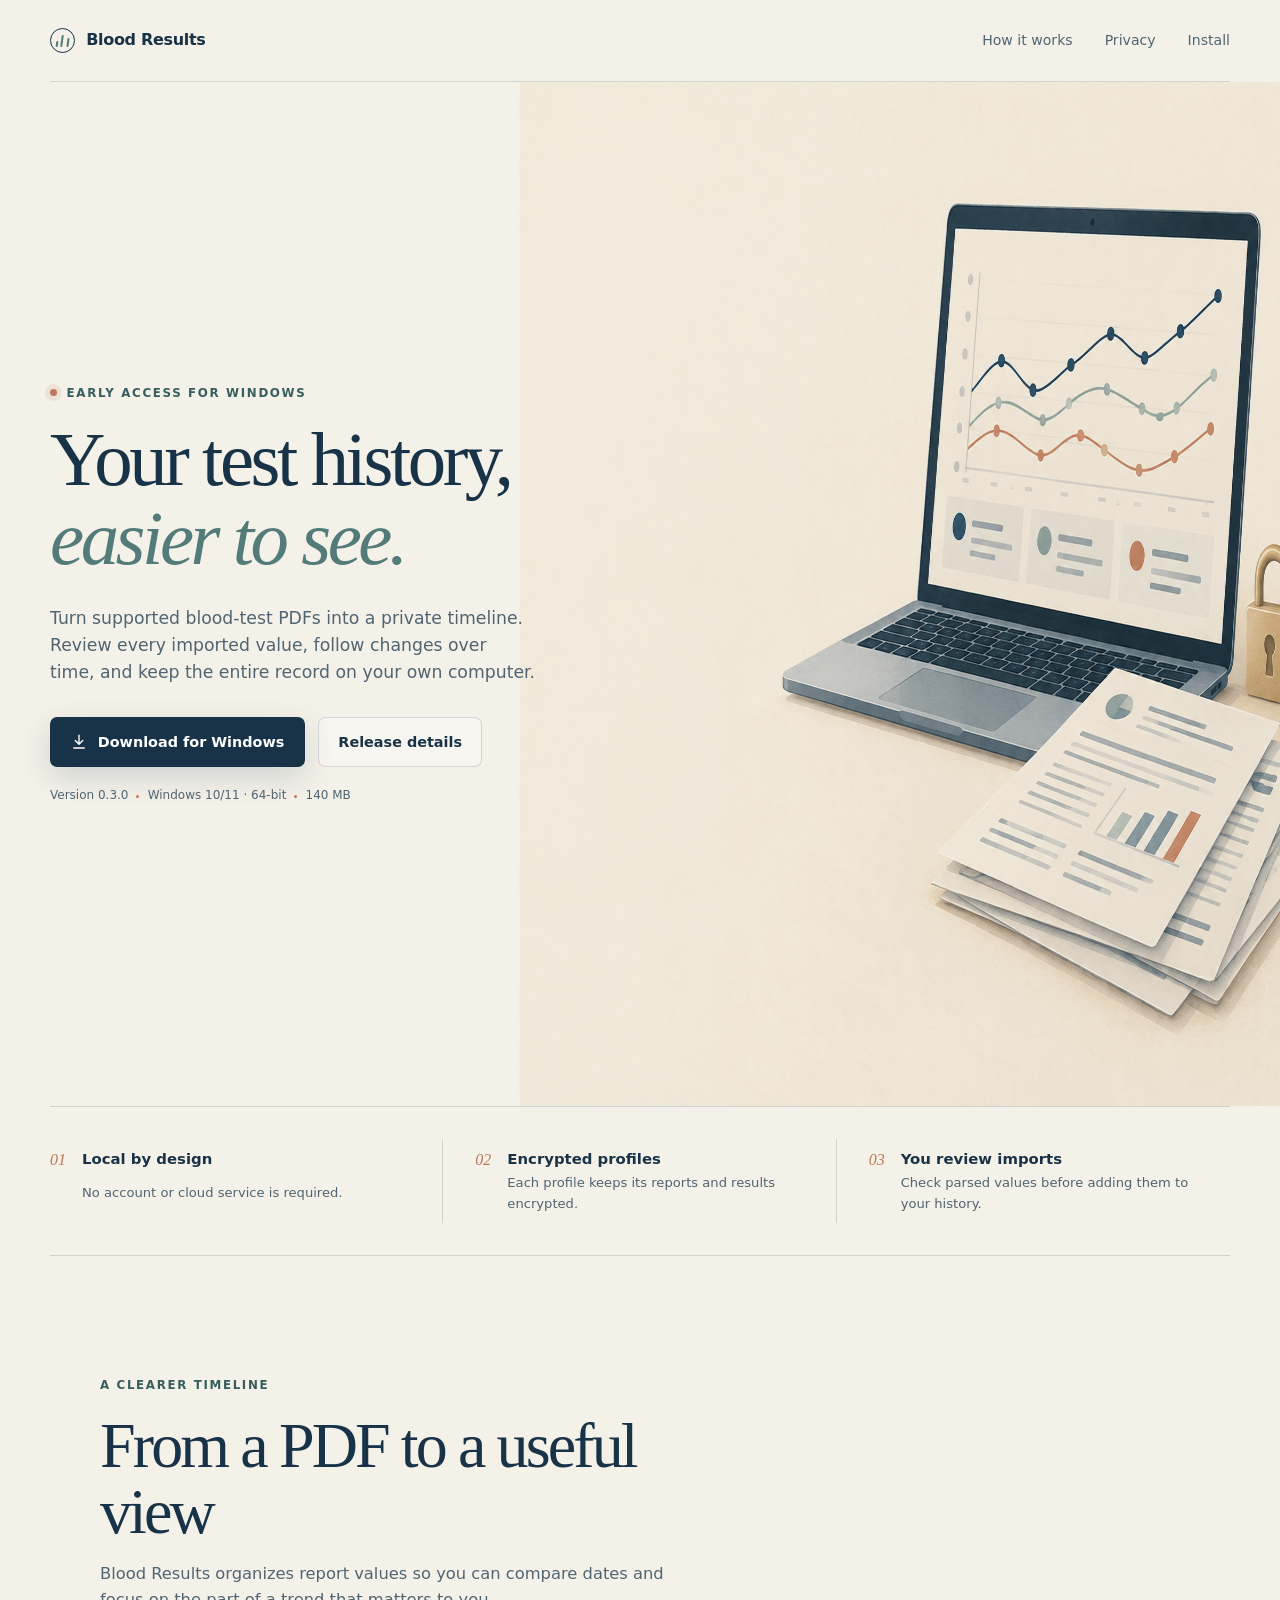
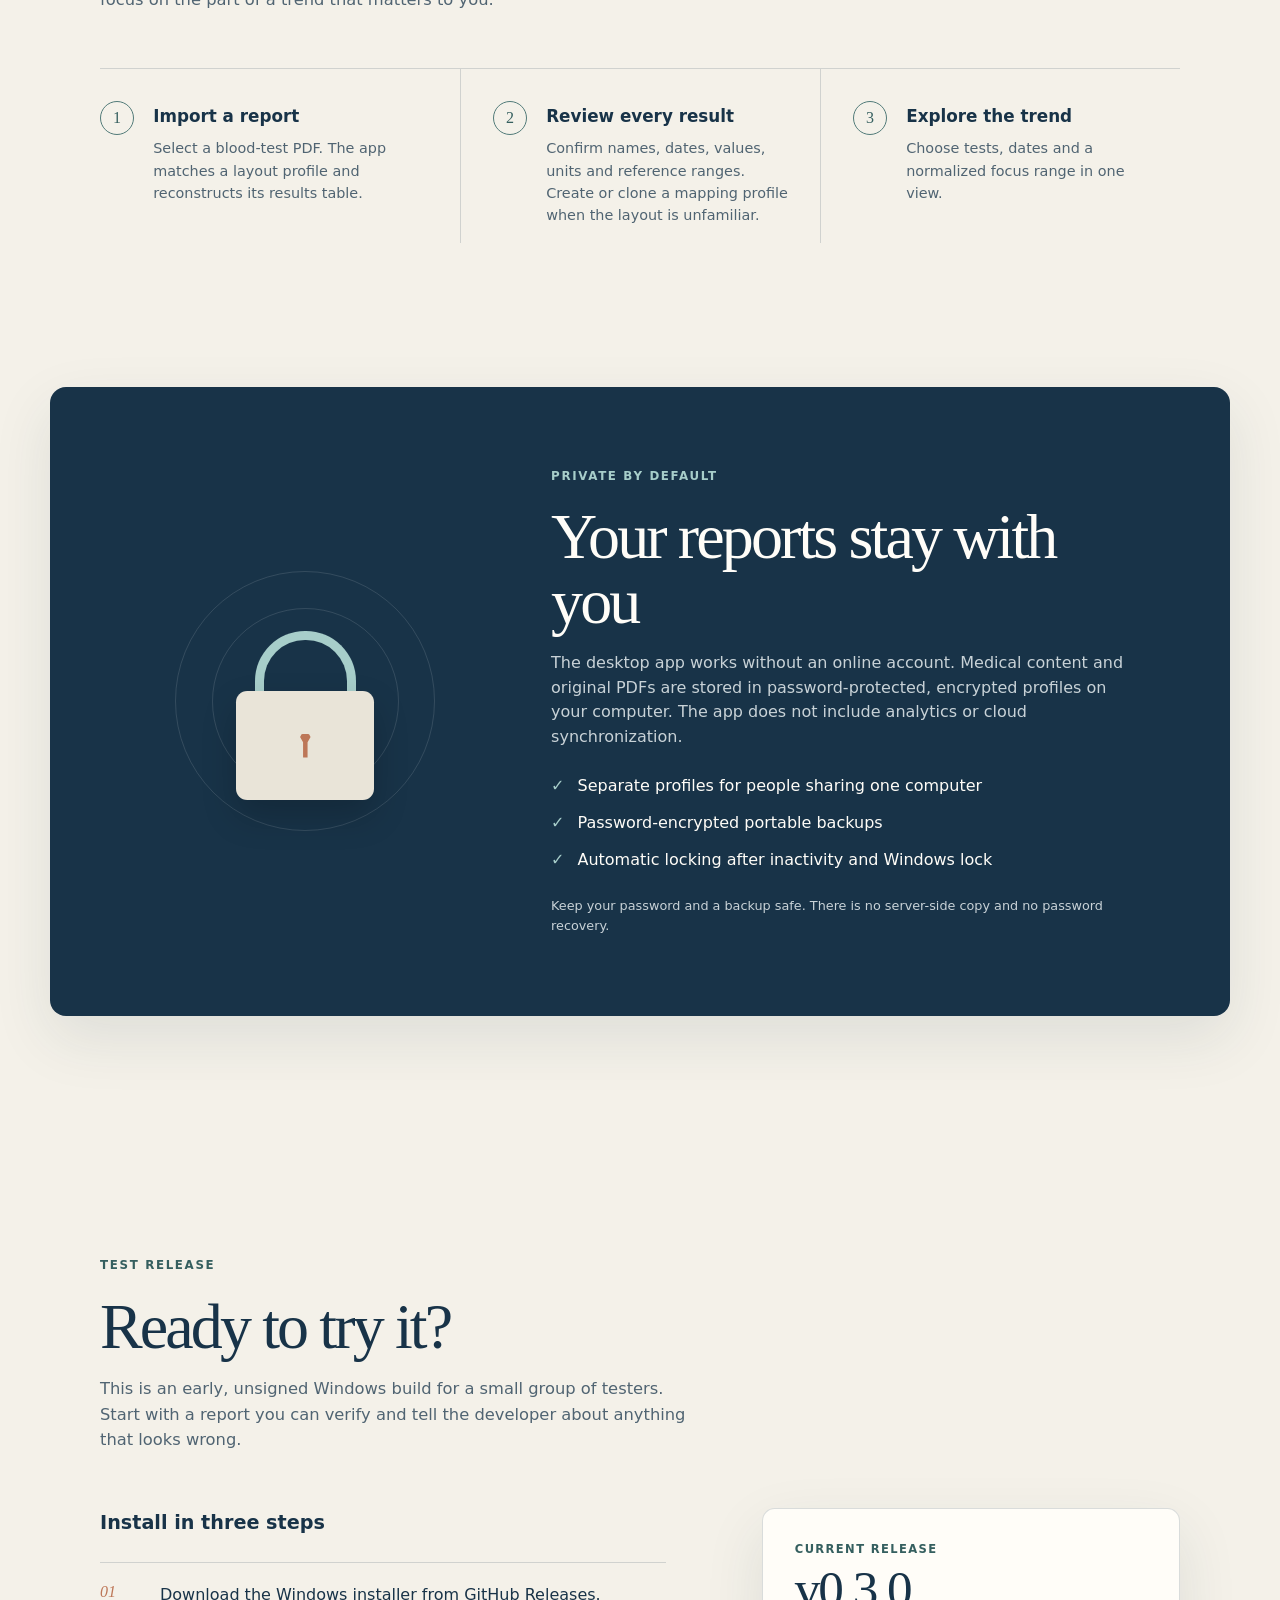
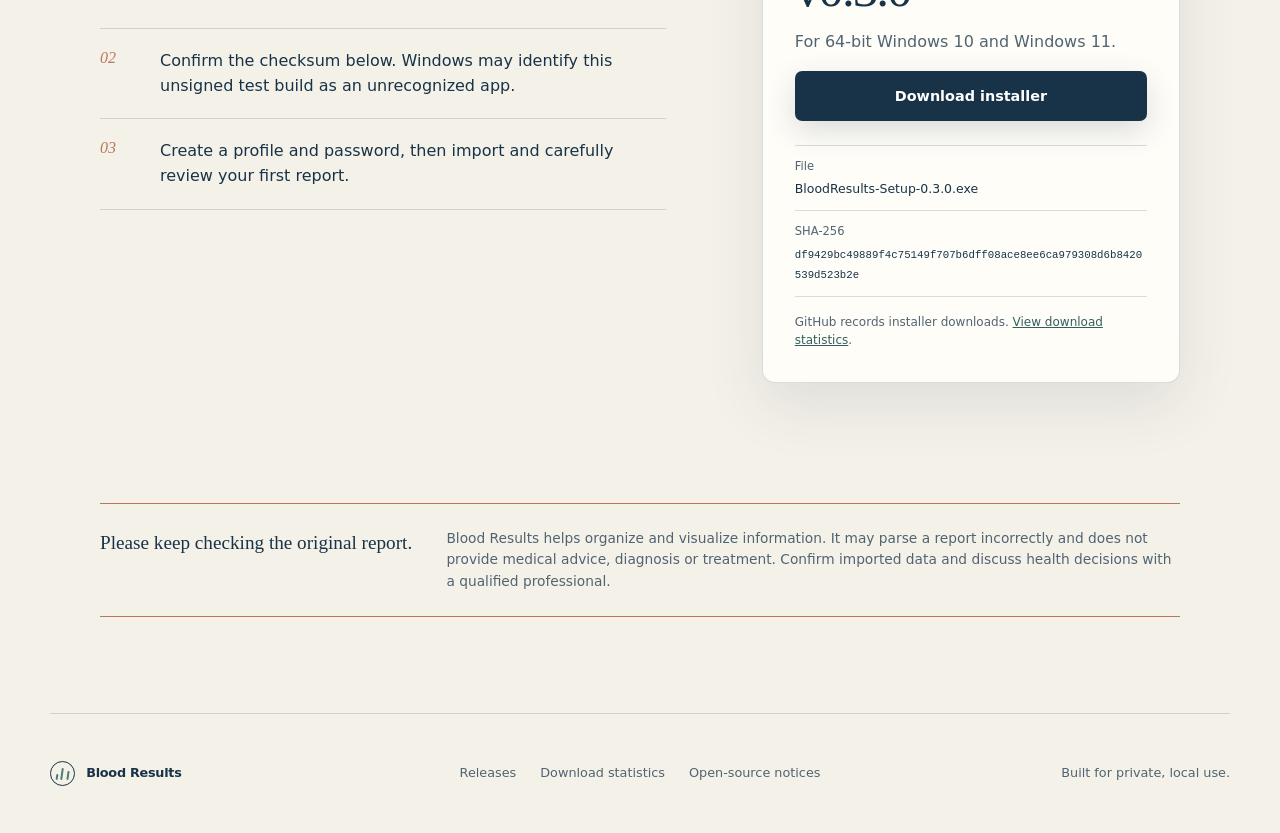
<file: index.html>
<!doctype html>
<html lang="en">
  <head>
    <meta charset="utf-8">
    <meta name="viewport" content="width=device-width, initial-scale=1">
    <meta name="theme-color" content="#f4f1e9">
    <meta name="description" content="Blood Results turns supported blood-test PDFs into a private, local timeline you can review and explore on Windows.">
    <meta property="og:title" content="Blood Results — private test history on your computer">
    <meta property="og:description" content="Import, review and explore blood-test trends. Your reports stay on your computer.">
    <meta property="og:image" content="https://shlomas.github.io/blood-results-download/assets/blood-results-hero.png">
    <meta property="og:type" content="website">
    <meta property="og:url" content="https://shlomas.github.io/blood-results-download/">
    <title>Blood Results — private blood-test trends</title>
    <link rel="stylesheet" href="styles.css">
    <script src="app.js" defer></script>
  </head>
  <body>
    <a class="skip-link" href="#main">Skip to content</a>
    <header class="site-header">
      <a class="brand" href="./" aria-label="Blood Results home">
        <span class="brand-mark" aria-hidden="true"><i></i><i></i><i></i></span>
        <span>Blood Results</span>
      </a>
      <nav aria-label="Main navigation">
        <a href="#how-it-works">How it works</a>
        <a href="#privacy">Privacy</a>
        <a href="#install">Install</a>
      </nav>
    </header>

    <main id="main">
      <section class="hero" aria-labelledby="hero-title">
        <div class="hero-copy">
          <p class="eyebrow"><span></span> Early access for Windows</p>
          <h1 id="hero-title">Your test history,<br><em>easier to see.</em></h1>
          <p class="hero-intro">Turn supported blood-test PDFs into a private timeline. Review every imported value, follow changes over time, and keep the entire record on your own computer.</p>
          <div class="hero-actions">
            <a class="button primary js-download" href="https://github.com/Shlomas/blood-results-download/releases/download/v0.3.0/BloodResults-Setup-0.3.0.exe">
              <svg aria-hidden="true" viewBox="0 0 24 24"><path d="M12 3v12m0 0 5-5m-5 5-5-5M5 20h14"/></svg>
              <span>Download for Windows</span>
            </a>
            <a class="button quiet js-release" href="https://github.com/Shlomas/blood-results-download/releases">Release details</a>
          </div>
          <p class="download-meta" aria-live="polite">
            <span class="js-version">Version 0.3.0</span>
            <span>Windows 10/11 · 64-bit</span>
            <span class="js-size">140 MB</span>
            <span class="js-count" hidden></span>
          </p>
        </div>
        <figure class="hero-art">
          <img src="assets/blood-results-hero.png" width="1536" height="1024" alt="Illustration of a laptop showing trend lines beside laboratory reports and a padlock">
        </figure>
      </section>

      <section class="trust-bar" aria-label="Product principles">
        <div><span class="trust-number">01</span><strong>Local by design</strong><p>No account or cloud service is required.</p></div>
        <div><span class="trust-number">02</span><strong>Encrypted profiles</strong><p>Each profile keeps its reports and results encrypted.</p></div>
        <div><span class="trust-number">03</span><strong>You review imports</strong><p>Check parsed values before adding them to your history.</p></div>
      </section>

      <section class="process section" id="how-it-works" aria-labelledby="process-title">
        <div class="section-heading">
          <p class="kicker">A clearer timeline</p>
          <h2 id="process-title">From a PDF to a useful view</h2>
          <p>Blood Results organizes report values so you can compare dates and focus on the part of a trend that matters to you.</p>
        </div>
        <ol class="steps">
          <li>
            <span>1</span>
            <div><h3>Import a report</h3><p>Select a blood-test PDF. The app matches a layout profile and reconstructs its results table.</p></div>
          </li>
          <li>
            <span>2</span>
            <div><h3>Review every result</h3><p>Confirm names, dates, values, units and reference ranges. Create or clone a mapping profile when the layout is unfamiliar.</p></div>
          </li>
          <li>
            <span>3</span>
            <div><h3>Explore the trend</h3><p>Choose tests, dates and a normalized focus range in one view.</p></div>
          </li>
        </ol>
      </section>

      <section class="privacy section" id="privacy" aria-labelledby="privacy-title">
        <div class="privacy-card">
          <div class="lock-visual" aria-hidden="true">
            <div class="lock-loop"></div>
            <div class="lock-body"><span></span></div>
          </div>
          <div>
            <p class="kicker">Private by default</p>
            <h2 id="privacy-title">Your reports stay with you</h2>
            <p>The desktop app works without an online account. Medical content and original PDFs are stored in password-protected, encrypted profiles on your computer. The app does not include analytics or cloud synchronization.</p>
            <ul class="check-list">
              <li>Separate profiles for people sharing one computer</li>
              <li>Password-encrypted portable backups</li>
              <li>Automatic locking after inactivity and Windows lock</li>
            </ul>
            <p class="fine-print">Keep your password and a backup safe. There is no server-side copy and no password recovery.</p>
          </div>
        </div>
      </section>

      <section class="install section" id="install" aria-labelledby="install-title">
        <div class="section-heading compact">
          <p class="kicker">Test release</p>
          <h2 id="install-title">Ready to try it?</h2>
          <p>This is an early, unsigned Windows build for a small group of testers. Start with a report you can verify and tell the developer about anything that looks wrong.</p>
        </div>
        <div class="install-grid">
          <div class="install-steps">
            <h3>Install in three steps</h3>
            <ol>
              <li><span>01</span><p>Download the Windows installer from GitHub Releases.</p></li>
              <li><span>02</span><p>Confirm the checksum below. Windows may identify this unsigned test build as an unrecognized app.</p></li>
              <li><span>03</span><p>Create a profile and password, then import and carefully review your first report.</p></li>
            </ol>
          </div>
          <aside class="release-card" aria-label="Current release">
            <p class="release-label">Current release</p>
            <div class="release-version js-version-short">v0.3.0</div>
            <p>For 64-bit Windows 10 and Windows 11.</p>
            <a class="button primary full js-download" href="https://github.com/Shlomas/blood-results-download/releases/download/v0.3.0/BloodResults-Setup-0.3.0.exe">Download installer</a>
            <dl>
              <div><dt>File</dt><dd class="js-filename">BloodResults-Setup-0.3.0.exe</dd></div>
              <div><dt>SHA-256</dt><dd><code class="js-checksum">df9429bc49889f4c75149f707b6dff08ace8ee6ca979308d6b8420539d523b2e</code></dd></div>
            </dl>
            <p class="count-note js-count-detail">GitHub records installer downloads. <a href="stats.html">View download statistics</a>.</p>
          </aside>
        </div>
      </section>

      <section class="notice" aria-label="Important notice">
        <strong>Please keep checking the original report.</strong>
        <p>Blood Results helps organize and visualize information. It may parse a report incorrectly and does not provide medical advice, diagnosis or treatment. Confirm imported data and discuss health decisions with a qualified professional.</p>
      </section>
    </main>

    <footer>
      <a class="brand footer-brand" href="./"><span class="brand-mark" aria-hidden="true"><i></i><i></i><i></i></span><span>Blood Results</span></a>
      <div class="footer-links">
        <a class="js-release" href="https://github.com/Shlomas/blood-results-download/releases">Releases</a>
        <a href="stats.html">Download statistics</a>
        <a href="notices.html">Open-source notices</a>
      </div>
      <p>Built for private, local use.</p>
    </footer>
  </body>
</html>
</file>
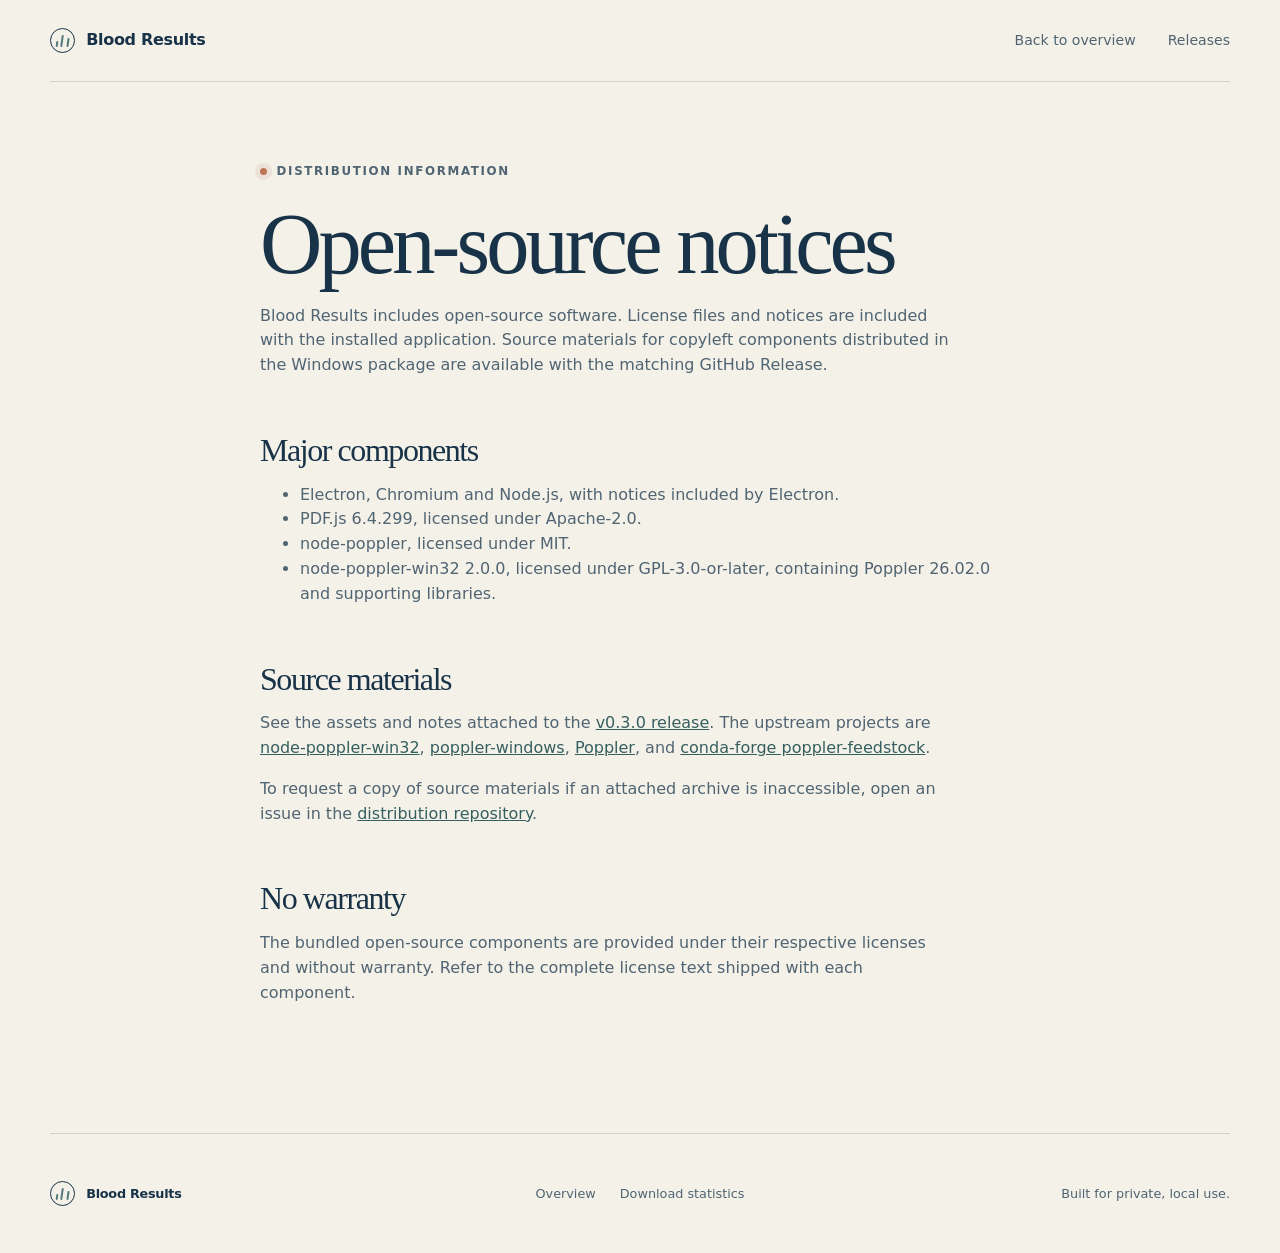
<file: notices.html>
<!doctype html>
<html lang="en">
  <head>
    <meta charset="utf-8">
    <meta name="viewport" content="width=device-width, initial-scale=1">
    <meta name="theme-color" content="#f4f1e9">
    <title>Open-source notices — Blood Results</title>
    <link rel="stylesheet" href="styles.css">
  </head>
  <body>
    <a class="skip-link" href="#main">Skip to content</a>
    <header class="site-header">
      <a class="brand" href="./"><span class="brand-mark" aria-hidden="true"><i></i><i></i><i></i></span><span>Blood Results</span></a>
      <nav aria-label="Page navigation"><a href="./">Back to overview</a><a href="https://github.com/Shlomas/blood-results-download/releases">Releases</a></nav>
    </header>
    <main class="simple-main prose" id="main">
      <p class="eyebrow"><span></span> Distribution information</p>
      <h1>Open-source notices</h1>
      <p>Blood Results includes open-source software. License files and notices are included with the installed application. Source materials for copyleft components distributed in the Windows package are available with the matching GitHub Release.</p>
      <h2>Major components</h2>
      <ul>
        <li>Electron, Chromium and Node.js, with notices included by Electron.</li>
        <li>PDF.js 6.4.299, licensed under Apache-2.0.</li>
        <li>node-poppler, licensed under MIT.</li>
        <li>node-poppler-win32 2.0.0, licensed under GPL-3.0-or-later, containing Poppler 26.02.0 and supporting libraries.</li>
      </ul>
      <h2>Source materials</h2>
      <p>See the assets and notes attached to the <a href="https://github.com/Shlomas/blood-results-download/releases/tag/v0.3.0">v0.3.0 release</a>. The upstream projects are <a href="https://github.com/Fdawgs/node-poppler-win32/tree/v2.0.0">node-poppler-win32</a>, <a href="https://github.com/oschwartz10612/poppler-windows/tree/v26.02.0-0">poppler-windows</a>, <a href="https://poppler.freedesktop.org/releases.html">Poppler</a>, and <a href="https://github.com/conda-forge/poppler-feedstock">conda-forge poppler-feedstock</a>.</p>
      <p>To request a copy of source materials if an attached archive is inaccessible, open an issue in the <a href="https://github.com/Shlomas/blood-results-download/issues">distribution repository</a>.</p>
      <h2>No warranty</h2>
      <p>The bundled open-source components are provided under their respective licenses and without warranty. Refer to the complete license text shipped with each component.</p>
    </main>
    <footer><a class="brand footer-brand" href="./"><span class="brand-mark" aria-hidden="true"><i></i><i></i><i></i></span><span>Blood Results</span></a><div class="footer-links"><a href="./">Overview</a><a href="stats.html">Download statistics</a></div><p>Built for private, local use.</p></footer>
  </body>
</html>
</file>
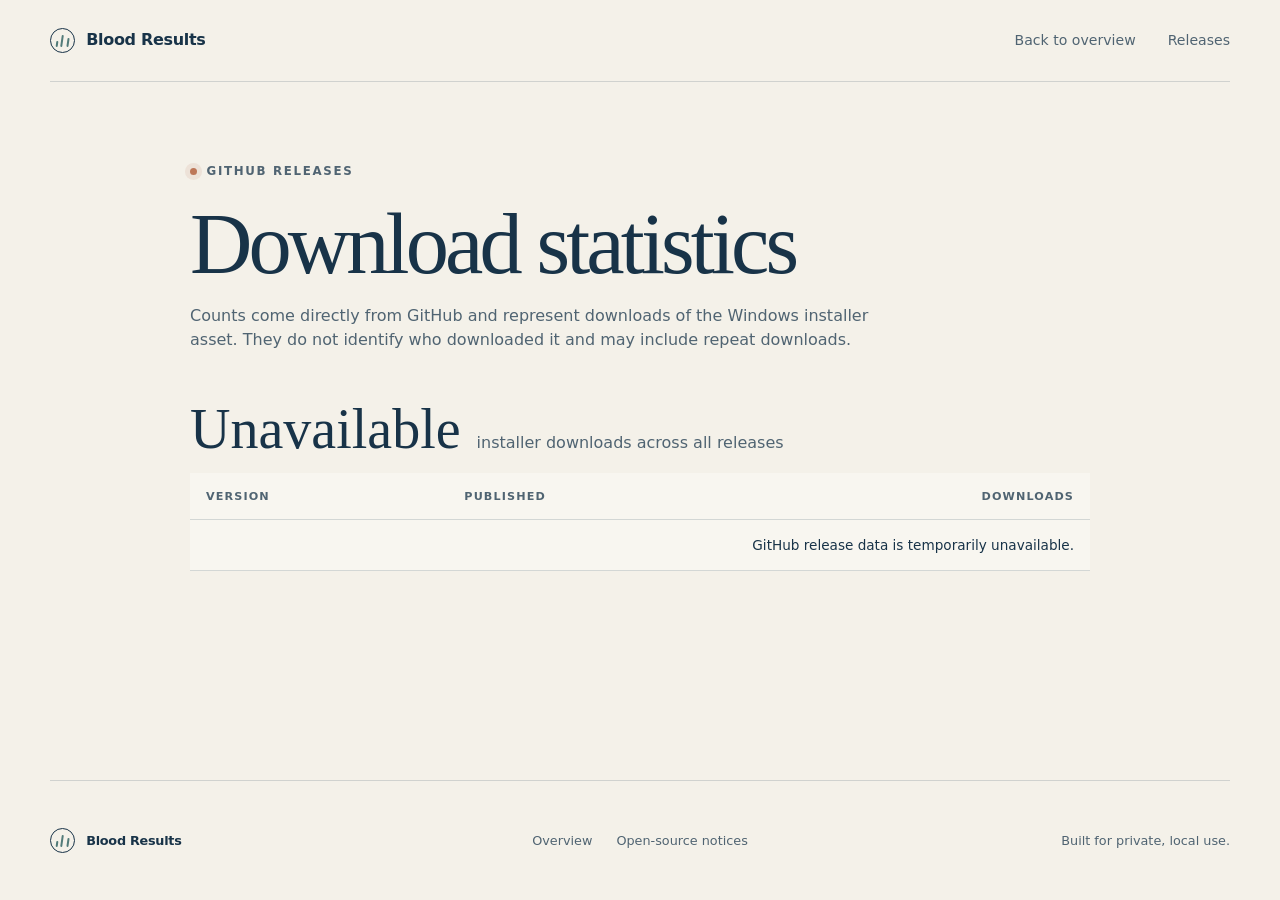
<file: stats.html>
<!doctype html>
<html lang="en">
  <head>
    <meta charset="utf-8">
    <meta name="viewport" content="width=device-width, initial-scale=1">
    <meta name="theme-color" content="#f4f1e9">
    <meta name="robots" content="noindex">
    <title>Download statistics — Blood Results</title>
    <link rel="stylesheet" href="styles.css">
    <script src="stats.js" defer></script>
  </head>
  <body>
    <a class="skip-link" href="#main">Skip to content</a>
    <header class="site-header">
      <a class="brand" href="./"><span class="brand-mark" aria-hidden="true"><i></i><i></i><i></i></span><span>Blood Results</span></a>
      <nav aria-label="Page navigation"><a href="./">Back to overview</a><a href="https://github.com/Shlomas/blood-results-download/releases">Releases</a></nav>
    </header>
    <main class="simple-main" id="main">
      <p class="eyebrow"><span></span> GitHub Releases</p>
      <h1>Download statistics</h1>
      <p>Counts come directly from GitHub and represent downloads of the Windows installer asset. They do not identify who downloaded it and may include repeat downloads.</p>
      <div class="stats-summary"><strong id="total-count">—</strong><span>installer downloads across all releases</span></div>
      <table class="stats-table">
        <thead><tr><th>Version</th><th>Published</th><th>Downloads</th></tr></thead>
        <tbody id="release-rows"><tr><td colspan="3">Loading release data…</td></tr></tbody>
      </table>
    </main>
    <footer><a class="brand footer-brand" href="./"><span class="brand-mark" aria-hidden="true"><i></i><i></i><i></i></span><span>Blood Results</span></a><div class="footer-links"><a href="./">Overview</a><a href="notices.html">Open-source notices</a></div><p>Built for private, local use.</p></footer>
  </body>
</html>
</file>
<file: styles.css>
:root {
  --paper: #f4f1e9;
  --paper-deep: #e9e4d8;
  --ink: #183348;
  --ink-soft: #506472;
  --teal: #527b79;
  --teal-dark: #355f5f;
  --line: rgba(24, 51, 72, 0.16);
  --white: #fffdf8;
  --accent: #bd7758;
  --shadow: 0 22px 60px rgba(31, 54, 65, 0.1);
}

* { box-sizing: border-box; }
html { scroll-behavior: smooth; }
body {
  margin: 0;
  color: var(--ink);
  background: var(--paper);
  font-family: Inter, ui-sans-serif, system-ui, -apple-system, BlinkMacSystemFont, "Segoe UI", sans-serif;
  line-height: 1.55;
  -webkit-font-smoothing: antialiased;
}
a { color: inherit; }
img { display: block; max-width: 100%; }
button, a { -webkit-tap-highlight-color: transparent; }

.skip-link {
  position: fixed;
  left: 1rem;
  top: -5rem;
  z-index: 20;
  padding: .65rem 1rem;
  background: var(--ink);
  color: white;
  border-radius: .4rem;
}
.skip-link:focus { top: 1rem; }

.site-header, footer {
  width: min(1180px, calc(100% - 48px));
  margin: 0 auto;
}
.site-header {
  min-height: 82px;
  display: flex;
  align-items: center;
  justify-content: space-between;
  border-bottom: 1px solid var(--line);
}
.brand {
  display: inline-flex;
  align-items: center;
  gap: .7rem;
  color: var(--ink);
  text-decoration: none;
  font-weight: 750;
  letter-spacing: -.02em;
}
.brand-mark {
  position: relative;
  display: inline-flex;
  align-items: end;
  gap: 3px;
  width: 25px;
  height: 25px;
  padding: 5px;
  border: 1px solid var(--ink);
  border-radius: 50%;
}
.brand-mark i { display: block; width: 3px; background: var(--teal); border-radius: 2px; transform: rotate(8deg); }
.brand-mark i:nth-child(1) { height: 6px; }
.brand-mark i:nth-child(2) { height: 12px; }
.brand-mark i:nth-child(3) { height: 9px; }
nav { display: flex; gap: 2rem; font-size: .88rem; }
nav a, .footer-links a { color: var(--ink-soft); text-decoration: none; }
nav a:hover, .footer-links a:hover { color: var(--ink); }

.hero {
  width: min(1280px, 100%);
  min-height: 690px;
  margin: 0 auto;
  display: grid;
  grid-template-columns: minmax(380px, .9fr) minmax(560px, 1.25fr);
  align-items: center;
  overflow: hidden;
}
.hero-copy { padding: 5.5rem 0 5.5rem max(48px, calc((100vw - 1180px) / 2)); z-index: 1; }
.eyebrow, .kicker {
  margin: 0 0 1.2rem;
  color: var(--teal-dark);
  font-size: .74rem;
  font-weight: 800;
  letter-spacing: .14em;
  text-transform: uppercase;
}
.eyebrow { display: flex; align-items: center; gap: .6rem; }
.eyebrow span { width: 7px; height: 7px; background: var(--accent); border-radius: 50%; box-shadow: 0 0 0 5px rgba(189, 119, 88, .12); }
h1, h2 { font-family: Georgia, "Times New Roman", serif; font-weight: 400; letter-spacing: -.045em; line-height: 1.02; }
h1 { margin: 0; font-size: clamp(3.5rem, 6vw, 6rem); }
h1 em { color: var(--teal); font-weight: 400; }
.hero-intro { max-width: 600px; margin: 1.7rem 0 2rem; color: var(--ink-soft); font-size: 1.08rem; }
.hero-actions { display: flex; flex-wrap: wrap; align-items: center; gap: .85rem; }
.button {
  min-height: 50px;
  display: inline-flex;
  align-items: center;
  justify-content: center;
  gap: .6rem;
  padding: .8rem 1.2rem;
  border: 1px solid transparent;
  border-radius: .45rem;
  text-decoration: none;
  font-size: .9rem;
  font-weight: 750;
  transition: transform .16s ease, background .16s ease, border-color .16s ease;
}
.button:hover { transform: translateY(-1px); }
.button.primary { background: var(--ink); color: white; box-shadow: 0 10px 30px rgba(24, 51, 72, .16); }
.button.primary:hover { background: #24475e; }
.button.quiet { border-color: var(--line); background: rgba(255,255,255,.28); }
.button.quiet:hover { background: var(--white); }
.button svg { width: 18px; fill: none; stroke: currentColor; stroke-width: 1.8; stroke-linecap: round; stroke-linejoin: round; }
.button.full { width: 100%; }
.download-meta { display: flex; flex-wrap: wrap; gap: .45rem 1.2rem; margin: 1.15rem 0 0; color: var(--ink-soft); font-size: .75rem; }
.download-meta span { position: relative; }
.download-meta span + span::before { content: ""; position: absolute; width: 3px; height: 3px; top: .55rem; left: -.7rem; border-radius: 50%; background: var(--accent); }
.hero-art { margin: 0; align-self: stretch; display: flex; align-items: center; }
.hero-art img { width: 110%; max-width: none; transform: translateX(-2%); mix-blend-mode: multiply; }

.trust-bar {
  width: min(1180px, calc(100% - 48px));
  margin: 0 auto;
  padding: 2rem 0;
  display: grid;
  grid-template-columns: repeat(3, 1fr);
  border-top: 1px solid var(--line);
  border-bottom: 1px solid var(--line);
}
.trust-bar > div { display: grid; grid-template-columns: auto 1fr; column-gap: 1rem; padding: .55rem 2rem; border-right: 1px solid var(--line); }
.trust-bar > div:first-child { padding-left: 0; }
.trust-bar > div:last-child { border-right: 0; }
.trust-number { grid-row: span 2; color: var(--accent); font-family: Georgia, serif; font-style: italic; }
.trust-bar strong { font-size: .93rem; }
.trust-bar p { margin: .15rem 0 0; color: var(--ink-soft); font-size: .82rem; }

.section { width: min(1080px, calc(100% - 48px)); margin: 0 auto; padding: 7.5rem 0; }
.section-heading { max-width: 650px; margin-bottom: 3.5rem; }
.section-heading.compact { max-width: 720px; }
h2 { margin: 0; font-size: clamp(2.6rem, 5vw, 4.8rem); }
.section-heading > p:last-child, .privacy-card > div > p { color: var(--ink-soft); }
.section-heading > p:last-child { max-width: 590px; margin: 1.1rem 0 0; font-size: 1.02rem; }
.steps { margin: 0; padding: 0; display: grid; grid-template-columns: repeat(3, 1fr); list-style: none; border-top: 1px solid var(--line); }
.steps li { padding: 2rem 2rem 1rem 0; display: grid; grid-template-columns: auto 1fr; gap: 1.2rem; }
.steps li + li { padding-left: 2rem; border-left: 1px solid var(--line); }
.steps > li > span { width: 34px; height: 34px; display: grid; place-items: center; border: 1px solid var(--teal); border-radius: 50%; color: var(--teal-dark); font-family: Georgia, serif; }
h3 { margin: .15rem 0 .5rem; font-size: 1.05rem; }
.steps p { margin: 0; color: var(--ink-soft); font-size: .9rem; }

.privacy { width: 100%; max-width: none; padding: 1.5rem 48px 7.5rem; }
.privacy-card {
  width: min(1180px, 100%);
  margin: 0 auto;
  padding: 5rem clamp(2rem, 7vw, 7rem);
  display: grid;
  grid-template-columns: .72fr 1.28fr;
  align-items: center;
  gap: 5rem;
  background: var(--ink);
  color: var(--white);
  border-radius: 1rem;
  box-shadow: var(--shadow);
}
.privacy-card .kicker { color: #a7ceca; }
.privacy-card h2 { max-width: 650px; }
.privacy-card > div > p { color: #c8d2d7; }
.check-list { margin: 1.5rem 0; padding: 0; display: grid; gap: .75rem; list-style: none; }
.check-list li { position: relative; padding-left: 1.65rem; }
.check-list li::before { content: "✓"; position: absolute; left: 0; color: #a7ceca; font-weight: 800; }
.privacy-card .fine-print { max-width: 650px; margin-bottom: 0; font-size: .8rem; }
.lock-visual { position: relative; width: min(260px, 100%); aspect-ratio: 1; margin: 0 auto; }
.lock-visual::before, .lock-visual::after { content: ""; position: absolute; border: 1px solid rgba(255,255,255,.12); border-radius: 50%; inset: 0; }
.lock-visual::after { inset: 14%; }
.lock-loop { position: absolute; z-index: 2; width: 39%; height: 34%; left: 30.5%; top: 23%; border: 9px solid #a7ceca; border-bottom: 0; border-radius: 50px 50px 0 0; }
.lock-body { position: absolute; z-index: 3; width: 53%; height: 42%; left: 23.5%; top: 46%; display: grid; place-items: center; border-radius: .7rem; background: var(--paper-deep); box-shadow: 0 16px 35px rgba(0,0,0,.2); }
.lock-body span { width: 15px; height: 24px; background: var(--accent); clip-path: polygon(35% 36%,35% 100%,65% 100%,65% 36%,85% 15%,75% 3%,50% 0,25% 3%,15% 15%); }

.install-grid { display: grid; grid-template-columns: 1.15fr .85fr; gap: 6rem; align-items: start; }
.install-steps > h3 { margin-top: 0; font-size: 1.2rem; }
.install-steps ol { margin: 1.5rem 0 0; padding: 0; list-style: none; border-top: 1px solid var(--line); }
.install-steps li { display: grid; grid-template-columns: 44px 1fr; gap: 1rem; padding: 1.25rem 0; border-bottom: 1px solid var(--line); }
.install-steps li span { color: var(--accent); font: italic 1rem Georgia, serif; }
.install-steps li p { margin: 0; }
.release-card { padding: 2rem; background: var(--white); border: 1px solid var(--line); border-radius: .8rem; box-shadow: var(--shadow); }
.release-label { margin: 0; color: var(--teal-dark); font-size: .72rem; font-weight: 800; letter-spacing: .12em; text-transform: uppercase; }
.release-version { margin: .25rem 0; font: 3.2rem/1 Georgia, serif; letter-spacing: -.04em; }
.release-card > p:not(.release-label):not(.count-note) { color: var(--ink-soft); }
.release-card dl { margin: 1.5rem 0 .8rem; border-top: 1px solid var(--line); }
.release-card dl div { padding: .75rem 0; border-bottom: 1px solid var(--line); }
.release-card dt { color: var(--ink-soft); font-size: .72rem; }
.release-card dd { margin: .2rem 0 0; font-size: .78rem; overflow-wrap: anywhere; }
.release-card code { font-family: "SFMono-Regular", Consolas, monospace; font-size: .67rem; }
.count-note { margin: 1rem 0 0; color: var(--ink-soft); font-size: .75rem; }
.count-note a { color: var(--teal-dark); }

.notice { width: min(1080px, calc(100% - 48px)); margin: 0 auto 6rem; padding: 1.5rem 0; display: grid; grid-template-columns: .6fr 1.4fr; gap: 2rem; border-top: 1px solid var(--accent); border-bottom: 1px solid var(--accent); }
.notice strong { font-family: Georgia, serif; font-size: 1.2rem; font-weight: 400; }
.notice p { margin: 0; color: var(--ink-soft); font-size: .86rem; }

footer { min-height: 120px; display: grid; grid-template-columns: 1fr auto 1fr; align-items: center; gap: 2rem; border-top: 1px solid var(--line); font-size: .8rem; }
.footer-links { display: flex; flex-wrap: wrap; justify-content: center; gap: 1.5rem; }
footer > p { justify-self: end; color: var(--ink-soft); }

.simple-main { width: min(900px, calc(100% - 48px)); min-height: calc(100vh - 202px); margin: 0 auto; padding: 5rem 0 7rem; }
.simple-main h1 { font-size: clamp(3rem, 7vw, 5.4rem); }
.simple-main > p { max-width: 700px; color: var(--ink-soft); }
.stats-summary { margin: 3rem 0 1rem; display: flex; align-items: baseline; gap: 1rem; }
.stats-summary strong { font: 3.5rem/1 Georgia, serif; }
.stats-summary span { color: var(--ink-soft); }
.stats-table { width: 100%; border-collapse: collapse; background: rgba(255,255,255,.32); }
.stats-table th, .stats-table td { padding: .9rem 1rem; border-bottom: 1px solid var(--line); text-align: left; font-size: .85rem; }
.stats-table th { color: var(--ink-soft); font-size: .7rem; letter-spacing: .1em; text-transform: uppercase; }
.stats-table td:last-child, .stats-table th:last-child { text-align: right; }
.prose { max-width: 760px; }
.prose h2 { margin-top: 3.5rem; font-size: 2rem; }
.prose h3 { margin-top: 2rem; }
.prose li, .prose p { color: var(--ink-soft); }
.prose a { color: var(--teal-dark); }

:focus-visible { outline: 3px solid rgba(189,119,88,.55); outline-offset: 4px; }
@media (prefers-reduced-motion: reduce) { html { scroll-behavior: auto; } .button { transition: none; } }

@media (max-width: 900px) {
  .hero { min-height: auto; grid-template-columns: 1fr; }
  .hero-copy { padding: 4.5rem 32px 1rem; }
  .hero-art { margin-top: -1rem; }
  .hero-art img { width: 100%; transform: none; }
  .trust-bar { grid-template-columns: 1fr; }
  .trust-bar > div, .trust-bar > div:first-child { padding: 1.2rem 0; border-right: 0; border-bottom: 1px solid var(--line); }
  .trust-bar > div:last-child { border-bottom: 0; }
  .steps { grid-template-columns: 1fr; }
  .steps li, .steps li + li { padding: 1.5rem 0; border-left: 0; border-bottom: 1px solid var(--line); }
  .privacy-card { grid-template-columns: 1fr; gap: 3rem; }
  .lock-visual { max-width: 210px; }
  .install-grid { grid-template-columns: 1fr; gap: 3rem; }
  footer { grid-template-columns: 1fr; padding: 2rem 0; text-align: center; }
  .footer-brand, footer > p { justify-self: center; }
}

@media (max-width: 600px) {
  .site-header, footer, .trust-bar, .section, .notice, .simple-main { width: min(100% - 32px, 1180px); }
  .site-header { min-height: 70px; }
  nav { display: none; }
  .hero-copy { padding: 3.5rem 16px .5rem; }
  h1 { font-size: clamp(3rem, 15vw, 4.6rem); }
  .hero-intro { font-size: 1rem; }
  .hero-actions .button { width: 100%; }
  .hero-art { min-height: 270px; overflow: hidden; }
  .hero-art img { width: 125%; max-width: none; transform: translateX(-12%); }
  .section { padding: 5.5rem 0; }
  .privacy { width: 100%; padding: 0 16px 5.5rem; }
  .privacy-card { padding: 3rem 1.5rem; }
  .notice { grid-template-columns: 1fr; gap: .5rem; margin-bottom: 4rem; }
  .release-card { padding: 1.35rem; }
  .stats-table th:nth-child(2), .stats-table td:nth-child(2) { display: none; }
}
</file>
